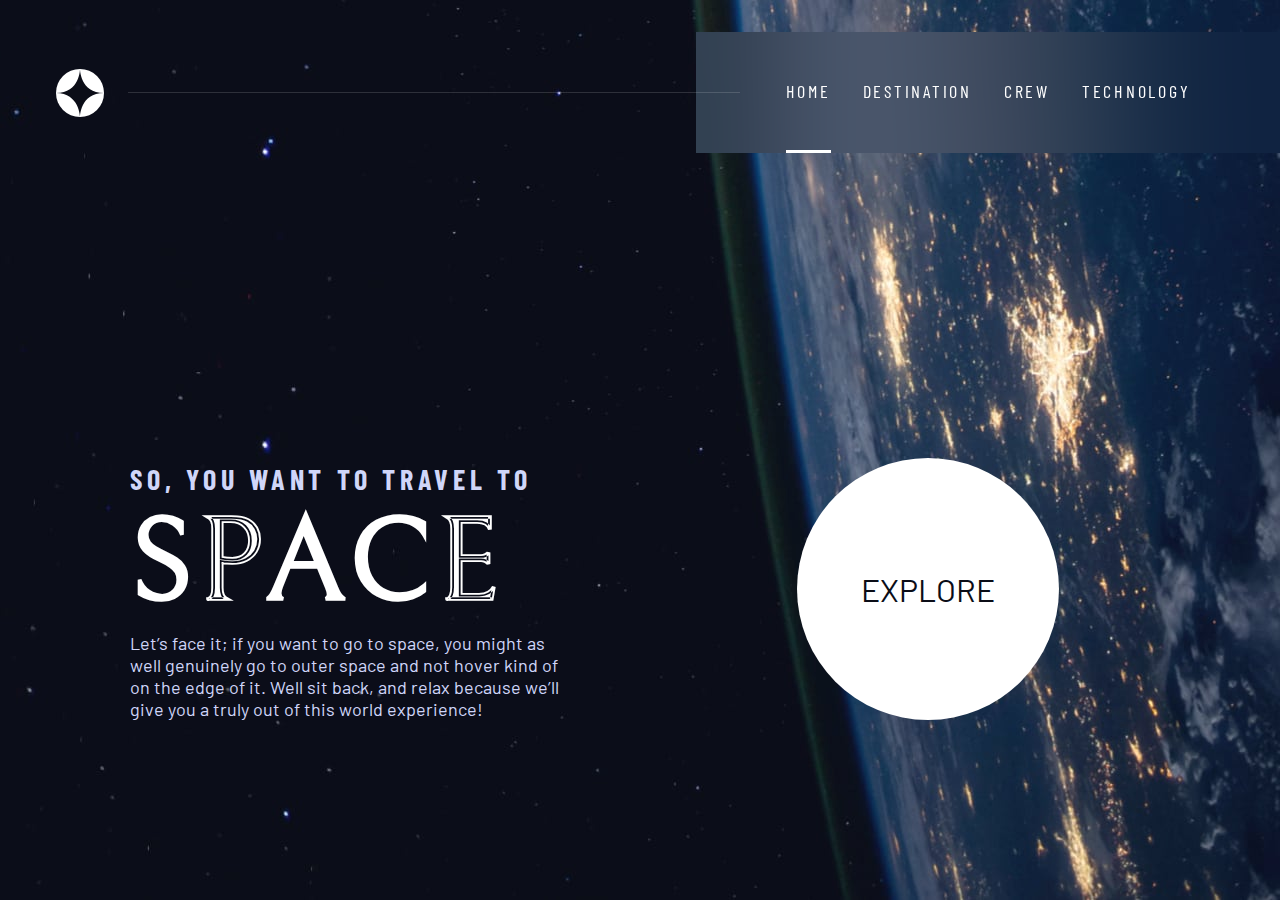
<file: index.html>
<!DOCTYPE html>
<html lang="en">

<head>
    <meta charset="UTF-8">
    <meta http-equiv="X-UA-Compatible" content="IE=edge">
    <meta name="viewport" content="width=device-width, initial-scale=1.0">
    <link rel="stylesheet" href="https://cdnjs.cloudflare.com/ajax/libs/font-awesome/6.4.0/css/all.min.css"
        integrity="sha512-iecdLmaskl7CVkqkXNQ/ZH/XLlvWZOJyj7Yy7tcenmpD1ypASozpmT/E0iPtmFIB46ZmdtAc9eNBvH0H/ZpiBw=="
        crossorigin="anonymous" referrerpolicy="no-referrer" />
    <link rel="stylesheet" href="assets/styles/main.css">
    <title>Space Tourism Website</title>
</head>

<body class="home">
    <header class="header header-primary flex">
        <div>
            <a href="index.html"><img src="assets/images/logo.svg" alt="logo" class="header__logo"></a>
        </div>
        <button class="menu text-white" onclick="showMenu()"><i class="fa-solid fa-bars"></i></button>
        <nav>
            <ul class="navigation-primary underline flex">
                <li class="active"><a href="index.html"
                        class="uppercase ff-barlow-cond text-white letter-spacing-2"><span>00</span>Home</a>
                </li>
                <li><a href="destination-moon.html"
                        class="uppercase ff-barlow-cond text-white letter-spacing-2"><span>01</span>DESTINATION</a></li>
                <li><a href="crew-hurley.html"
                        class="uppercase ff-barlow-cond text-white letter-spacing-2"><span>02</span>CREW</a></li>
                <li><a href="technology.html"
                        class="uppercase ff-barlow-cond text-white letter-spacing-2"><span>03</span>TECHNOLOGY</a></li>
            </ul>
        </nav>
        <ul class="navigation-primary navigation-primary--mobile underline flex">
            <button class="close" onclick="showMenu()"><i class="fa-solid fa-xmark"></i></button>
            <li class="active" onclick="showMenu()"><a href="index.html"
                    class="uppercase ff-barlow-cond text-white letter-spacing-2"><span
                        aria-hidden="true">00</span>Home</a>
            </li>
            <li onclick="showMenu()"><a href="destination-moon.html"
                    class="uppercase ff-barlow-cond text-white letter-spacing-2"><span
                        aria-hidden="true">01</span>DESTINATION</a></li>
            <li onclick="showMenu()"><a href="crew-hurley.html"
                    class="uppercase ff-barlow-cond text-white letter-spacing-2"><span
                        aria-hidden="true">02</span>CREW</a>
            </li>
            <li onclick="showMenu()"><a href="technology.html"
                    class="uppercase ff-barlow-cond text-white letter-spacing-2"><span
                        aria-hidden="true">03</span>TECHNOLOGY</a></li>
        </ul>
    </header>

    <main class="container-grid container-grid--home">
        <div>
            <h1 class="text-light space ff-barlow-cond uppercase fs-h5 letter-spacing-1">SO, YOU WANT TO TRAVEL TO
                <span class="ff-belle fs-h1 text-white">SPACE</span>
            </h1>
            <p class="text-light">Let’s face it; if you want to go to space, you might as well genuinely go to outer
                space and not hover
                kind
                of on the edge of it. Well sit back, and relax because we’ll give you a truly out of this world
                experience!
            </p>
        </div>
        <div>
            <button class="destination__img" data-value="-60">
                <a href="destination-moon.html" class="button button--large uppercase text-dark bg-white">Explore</a>
            </button>
        </div>
    </main>

    <script src="js/main.js"></script>
</body>

</html>
</file>
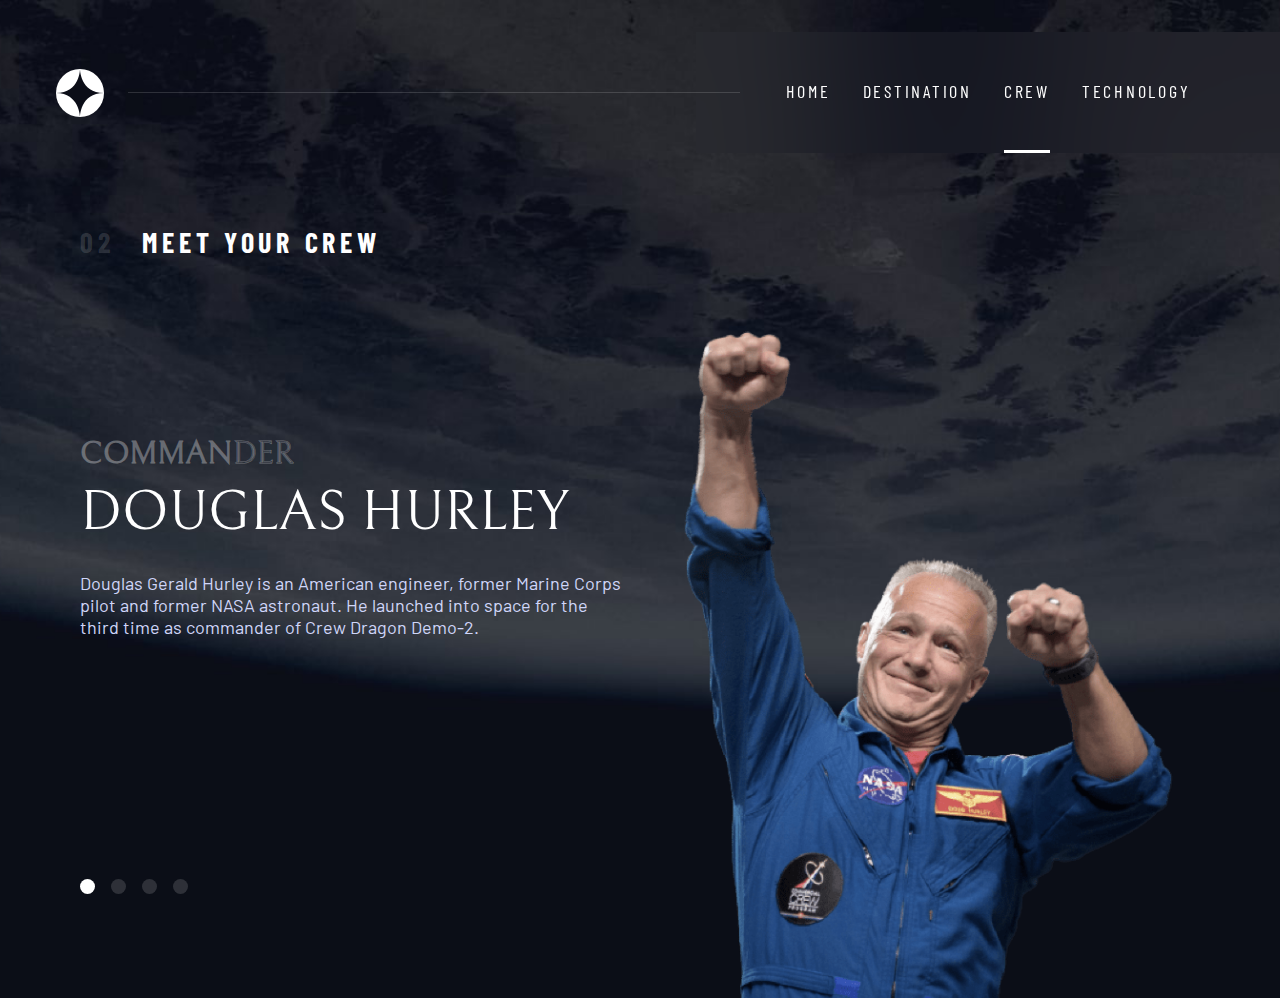
<file: crew-hurley.html>
<!DOCTYPE html>
<html lang="en">

<head>
    <meta charset="UTF-8">
    <meta http-equiv="X-UA-Compatible" content="IE=edge">
    <meta name="viewport" content="width=device-width, initial-scale=1.0">
    <link rel="stylesheet" href="https://cdnjs.cloudflare.com/ajax/libs/font-awesome/6.4.0/css/all.min.css"
        integrity="sha512-iecdLmaskl7CVkqkXNQ/ZH/XLlvWZOJyj7Yy7tcenmpD1ypASozpmT/E0iPtmFIB46ZmdtAc9eNBvH0H/ZpiBw=="
        crossorigin="anonymous" referrerpolicy="no-referrer" />
    <link rel="stylesheet" href="assets/styles/main.css">
    <title>Space Tourism Website</title>
</head>

<body class="crew">
    <header class="header header-primary flex">
        <div>
            <a href="index.html"><img src="assets/images/logo.svg" alt="logo" class="header__logo"></a>
        </div>
        <button class="menu text-white" onclick="showMenu()"><i class="fa-solid fa-bars"></i></button>
        <nav>
            <ul class="navigation-primary underline flex">
                <li><a href="index.html"
                        class="uppercase ff-barlow-cond text-white letter-spacing-2"><span>00</span>Home</a>
                </li>
                <li><a href="destination-moon.html"
                        class="uppercase ff-barlow-cond text-white letter-spacing-2"><span>01</span>DESTINATION</a></li>
                <li class="active"><a href="crew-hurley.html"
                        class="uppercase ff-barlow-cond text-white letter-spacing-2"><span>02</span>CREW</a></li>
                <li><a href="technology.html"
                        class="uppercase ff-barlow-cond text-white letter-spacing-2"><span>03</span>TECHNOLOGY</a></li>
            </ul>
        </nav>
        <ul class="navigation-primary navigation-primary--mobile underline flex">
            <button class="close" onclick="showMenu()"><i class="fa-solid fa-xmark"></i></button>
            <li onclick="showMenu()"><a href="index.html"
                    class="uppercase ff-barlow-cond text-white letter-spacing-2"><span
                        aria-hidden="true">00</span>Home</a>
            </li>
            <li onclick="showMenu()"><a href="destination-moon.html"
                    class="uppercase ff-barlow-cond text-white letter-spacing-2"><span
                        aria-hidden="true">01</span>DESTINATION</a></li>
            <li class="active" onclick="showMenu()"><a href="crew-hurley.html"
                    class="uppercase ff-barlow-cond text-white letter-spacing-2"><span
                        aria-hidden="true">02</span>CREW</a>
            </li>
            <li onclick="showMenu()"><a href="technology.html"
                    class="uppercase ff-barlow-cond text-white letter-spacing-2"><span
                        aria-hidden="true">03</span>TECHNOLOGY</a></li>
        </ul>
    </header>

    <main class="container-grid container-grid--crew hurley ">
        <h1 class="numbered-title"><span>02</span>Meet your crew</h1>
        <div class="flex dots">
            <button aria-selected="true"><span class="none">hurley</span></button>
            <button aria-selected="false"><span class="none">mark</span></button>
            <button aria-selected="false"><span class="none">victor</span></button>
            <button aria-selected="false"><span class="none">ansari</span></button>
        </div>
        <div class="crew__info">
            <h2 class="fs-h4 ff-belle uppercase">Commander</h2>
            <p class="fs-h3 ff-belle uppercase">Douglas Hurley</p>
            <p class="text-light">Douglas Gerald Hurley is an American engineer, former Marine Corps pilot and former
                NASA astronaut. He
                launched into space for the third time as commander of Crew Dragon Demo-2.</p>
        </div>

        <img src="assets/images/image-douglas-hurley.png" alt="img" class="destination__img" data-value="60">
    </main>

    <main class="container-grid container-grid--crew mark hidden">
        <h1 class="numbered-title"><span>02</span>Meet your crew</h1>
        <div class="flex dots">
            <button aria-selected="false"><span class="none">hurley</span></button>
            <button aria-selected="true"><span class="none">mark</span></button>
            <button aria-selected="false"><span class="none">victor</span></button>
            <button aria-selected="false"><span class="none">ansari</span></button>
        </div>
        <div class="crew__info">
            <h2 class="fs-h4 ff-belle uppercase">Mission Specialist </h2>
            <p class="fs-h3 ff-belle text-light uppercase">MARK SHUTTLEWORTH</p>
            <p class="text-light">Mark Richard Shuttleworth is the founder and CEO of Canonical, the company behind the
                Linux-based Ubuntu
                operating system. Shuttleworth became the first South African to travel to space as a space tourist.</p>
        </div>

        <img src="assets/images/image-mark-shuttleworth.png" alt="img" class="destination__img" data-value="60">
    </main>

    <main class="container-grid container-grid--crew victor hidden">
        <h1 class="numbered-title"><span>02</span>Meet your crew</h1>
        <div class="flex dots">
            <button aria-selected="false"><span class="none">hurley</span></button>
            <button aria-selected="false"><span class="none">mark</span></button>
            <button aria-selected="true"><span class="none">victor</span></button>
            <button aria-selected="false"><span class="none">ansari</span></button>
        </div>
        <div class="crew__info">
            <h2 class="fs-h4 ff-belle uppercase">PILOT</h2>
            <p class="fs-h3 ff-belle uppercase">Victor Glover</p>
            <p class="text-light">Pilot on the first operational flight of the SpaceX Crew Dragon to the International
                Space Station.
                Glover is a commander in the U.S. Navy where he pilots an F/A-18.He was a crew member of Expedition 64,
                and served as a station systems flight engineer. </p>
        </div>

        <img src="assets/images/image-victor-glover.png" alt="img" class="destination__img" data-value="60">
    </main>

    <main class="container-grid container-grid--crew ansari hidden">
        <h1 class="numbered-title"><span>02</span>Meet your crew</h1>
        <div class="flex dots">
            <button aria-selected="false"><span class="none">hurley</span></button>
            <button aria-selected="false"><span class="none">mark</span></button>
            <button aria-selected="false"><span class="none">victor</span></button>
            <button aria-selected="true"><span class="none">ansari</span></button>
        </div>
        <div class="crew__info">
            <h2 class="fs-h4 ff-belle uppercase">Flight Engineer</h2>
            <p class="fs-h3 ff-belle uppercase">Anousheh Ansari</p>
            <p class="text-light">Anousheh Ansari is an Iranian American engineer and co-founder of Prodea Systems.
                Ansari was the fourth
                self-funded space tourist, the first self-funded woman to fly to the ISS, and the first Iranian in
                space. </p>
        </div>

        <img src="assets/images/image-anousheh-ansari.png" alt="img" class="destination__img" data-value="60">
    </main>

    <script src="js/main.js"></script>
    <script src="js/crew.js"></script>
</body>

</html>
</file>
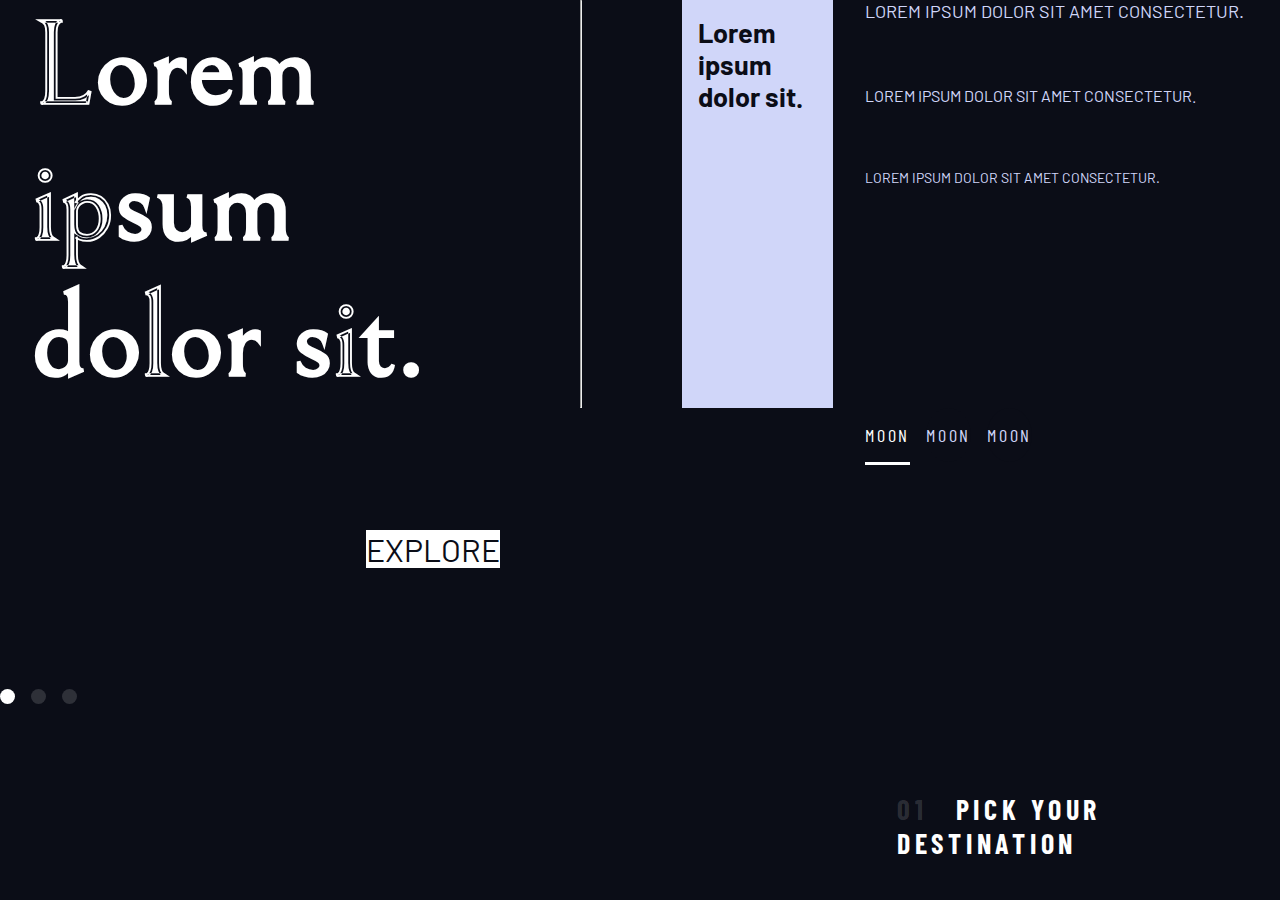
<file: desgin.html>
<!DOCTYPE html>
<html lang="en">

<head>
    <meta charset="UTF-8">
    <meta http-equiv="X-UA-Compatible" content="IE=edge">
    <meta name="viewport" content="width=device-width, initial-scale=1.0">
    <link rel="stylesheet" href="assets/styles/main.css">
    <title>Document</title>
</head>

<body>
    <div class="container flex flow" style="--gap:100px">
        <h1 class="fs-h1 ff-belle">Lorem ipsum dolor sit.</h1>
        <hr>
        <h2 class="bg-light text-dark" style="padding: 1rem;">Lorem ipsum dolor sit.</h2>
    </div>
    <div class="flex flex-col" style="--gap: 4rem">
        <p class="text-light uppercase fs-text--big">Lorem ipsum dolor sit amet consectetur.</p>
        <p class="text-light uppercase fs-text">Lorem ipsum dolor sit amet consectetur.</p>
        <p class="text-light uppercase fs-text--small ">Lorem ipsum dolor sit amet consectetur.</p>
    </div>
    <h2 class="numbered-title"><span>01</span>Pick your destination</h2>

    <button>
        <a href="#" class="button-large uppercase text-dark bg-white fs-h4">Explore</a>
    </button>


    <ul class="navigation-primary underline flex" style="padding-bottom: 3rem;">
        <li class="active"><a href="#" class="uppercase text-white letter-spacing-2"><span>00</span>Active</a></li>
        <li><a href="#" class="uppercase text-white letter-spacing-2"><span>00</span>Home</a></li>
        <li><a href="#" class="uppercase text-white letter-spacing-2"><span>00</span>About</a></li>
    </ul>

    <div class="flex underline" style="padding-bottom: 3rem;">
        <button aria-selected="true" class="text-light uppercase ff-barlow-cond bg-dark letter-spacing-2">Moon</button>
        <button aria-selected="false" class="text-light uppercase ff-barlow-cond bg-dark letter-spacing-2">Moon</button>
        <button aria-selected="false" class="text-light uppercase ff-barlow-cond bg-dark letter-spacing-2">Moon</button>
    </div>

    <div class="flex dots" style="margin-bottom: 3rem;">
        <button aria-selected="true"></button>
        <button aria-selected="false"></button>
        <button aria-selected="false"></button>
    </div>

    <!-- Numbers -->
</body>

</html>
</file>
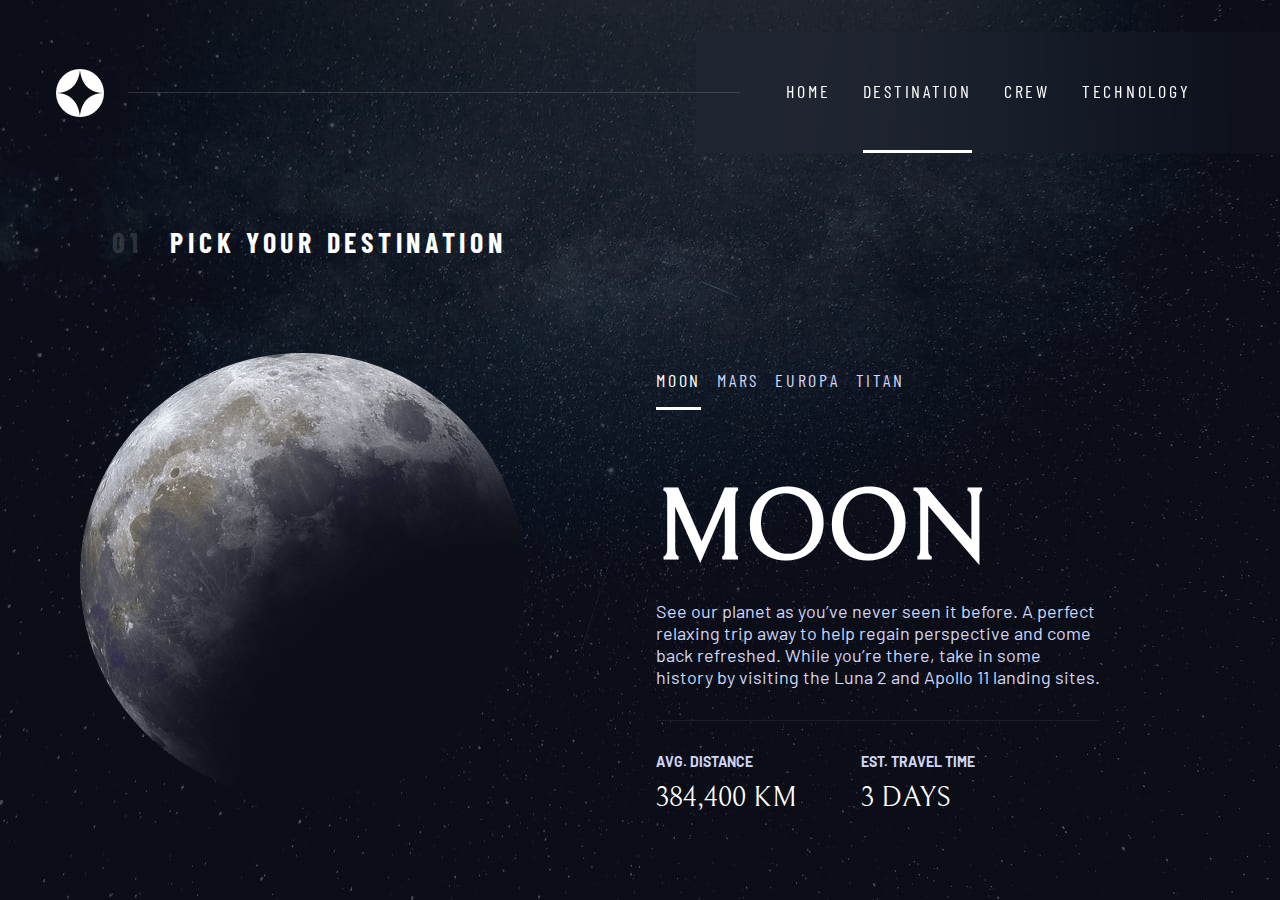
<file: destination-moon.html>
<!DOCTYPE html>
<html lang="en">

<head>
    <meta charset="UTF-8">
    <meta http-equiv="X-UA-Compatible" content="IE=edge">
    <meta name="viewport" content="width=device-width, initial-scale=1.0">
    <link rel="stylesheet" href="https://cdnjs.cloudflare.com/ajax/libs/font-awesome/6.4.0/css/all.min.css"
        integrity="sha512-iecdLmaskl7CVkqkXNQ/ZH/XLlvWZOJyj7Yy7tcenmpD1ypASozpmT/E0iPtmFIB46ZmdtAc9eNBvH0H/ZpiBw=="
        crossorigin="anonymous" referrerpolicy="no-referrer" />
    <link rel="stylesheet" href="assets/styles/main.css">
    <title>Space Tourism Website</title>
</head>

<body class="destination">
    <header class="header header-primary flex">
        <div>
            <a href="index.html"><img src="assets/images/logo.svg" alt="logo" class="header__logo"></a>
        </div>
        <button class="menu text-white" onclick="showMenu()"><i class="fa-solid fa-bars"></i></button>
        <nav>
            <ul class="navigation-primary underline flex">
                <li><a href="index.html"
                        class="uppercase ff-barlow-cond text-white letter-spacing-2"><span>00</span>Home</a>
                </li>
                <li class="active"><a href="destination-moon.html"
                        class="uppercase ff-barlow-cond text-white letter-spacing-2"><span>01</span>DESTINATION</a></li>
                <li><a href="crew-hurley.html"
                        class="uppercase ff-barlow-cond text-white letter-spacing-2"><span>02</span>CREW</a></li>
                <li><a href="technology.html"
                        class="uppercase ff-barlow-cond text-white letter-spacing-2"><span>03</span>TECHNOLOGY</a></li>
            </ul>
        </nav>
        <ul class="navigation-primary navigation-primary--mobile underline flex">
            <button class="close" onclick="showMenu()"><i class="fa-solid fa-xmark"></i></button>
            <li onclick="showMenu()"><a href="index.html"
                    class="uppercase ff-barlow-cond text-white letter-spacing-2"><span
                        aria-hidden="true">00</span>Home</a>
            </li>
            <li class="active" onclick="showMenu()"><a href="destination-moon.html"
                    class="uppercase ff-barlow-cond text-white letter-spacing-2"><span
                        aria-hidden="true">01</span>DESTINATION</a></li>
            <li onclick="showMenu()"><a href="crew-hurley.html"
                    class="uppercase ff-barlow-cond text-white letter-spacing-2"><span
                        aria-hidden="true">02</span>CREW</a>
            </li>
            <li onclick="showMenu()"><a href="technology.html"
                    class="uppercase ff-barlow-cond text-white letter-spacing-2"><span
                        aria-hidden="true">03</span>TECHNOLOGY</a></li>
        </ul>
    </header>

    <main class="container-grid container-grid--destination moon ">
        <h1 class="numbered-title"><span>01</span>Pick your destination</h1>

        <img src="assets/images/image-moon.png" alt="moon" class="destination__img" data-value="-50">

        <div class="flex underline tab-list">
            <button aria-selected="true" class="text-light uppercase ff-barlow-cond letter-spacing-2">Moon</button>
            <button aria-selected="false" class="text-light uppercase ff-barlow-cond letter-spacing-2">Mars</button>
            <button aria-selected="false" class="text-light uppercase ff-barlow-cond letter-spacing-2">Europa</button>
            <button aria-selected="false" class="text-light uppercase ff-barlow-cond letter-spacing-2">Titan</button>
        </div>

        <div class="description">
            <h2 class="fs-h2 uppercase ff-belle">MOON</h2>

            <p class="text-light">See our planet as you’ve never seen it before. A perfect relaxing trip away to help
                regain perspective
                and
                come back refreshed. While you’re there, take in some history by visiting the Luna 2 and Apollo 11
                landing
                sites.</p>
            <div class="flex description__meta">
                <div>
                    <h3 class="text-light uppercase fs-text--small">AVG. DISTANCE</h3>
                    <p class="ff-belle uppercase">384,400 km</p>
                </div>

                <div>
                    <h3 class="text-light uppercase fs-text--small">Est. travel time</h3>
                    <p class="ff-belle uppercase">3 days</p>
                </div>
            </div>

        </div>

    </main>

    <main class="container-grid container-grid--destination mars hidden">
        <h1 class="numbered-title"><span>01</span>Pick your destination</h1>

        <img src="assets/images/image-mars.png" alt="mars" class="destination__img" data-value="-50">

        <div class="flex underline tab-list">
            <button aria-selected="false" class="text-light uppercase ff-barlow-cond letter-spacing-2">Moon</button>
            <button aria-selected="true" class="text-light uppercase ff-barlow-cond letter-spacing-2">Mars</button>
            <button aria-selected="false" class="text-light uppercase ff-barlow-cond letter-spacing-2">Europa</button>
            <button aria-selected="false" class="text-light uppercase ff-barlow-cond letter-spacing-2">Titan</button>
        </div>

        <div class="description">
            <h2 class="fs-h2 uppercase ff-belle">MARS</h2>

            <p class="text-light">Don’t forget to pack your hiking boots. You’ll need them to tackle Olympus Mons, the
                tallest planetary
                mountain in our solar system. It’s two and a half times the size of Everest!</p>
            <div class="flex description__meta">
                <div>
                    <h3 class="text-light uppercase fs-text--small">AVG. DISTANCE</h3>
                    <p class="ff-belle uppercase">225 MIL. km</p>
                </div>

                <div>
                    <h3 class="text-light uppercase fs-text--small">Est. travel time</h3>
                    <p class="ff-belle uppercase">9 months</p>
                </div>
            </div>

        </div>

    </main>

    <main class="container-grid container-grid--destination europa hidden">
        <h1 class="numbered-title"><span>01</span>Pick your destination</h1>

        <img src="assets/images/image-europa.png" alt="europa" class="destination__img" data-value="-50">

        <div class="flex underline tab-list">
            <button aria-selected="false" class="text-light uppercase ff-barlow-cond letter-spacing-2">Moon</button>
            <button aria-selected="false" class="text-light uppercase ff-barlow-cond letter-spacing-2">Mars</button>
            <button aria-selected="true" class="text-light uppercase ff-barlow-cond letter-spacing-2">Europa</button>
            <button aria-selected="false" class="text-light uppercase ff-barlow-cond letter-spacing-2">Titan</button>
        </div>

        <div class="description">
            <h2 class="fs-h2 uppercase ff-belle">EUROPA</h2>

            <p class="text-light">The smallest of the four Galilean moons orbiting Jupiter, Europa is a winter lover’s
                dream. With an icy
                surface, it’s perfect for a bit of ice skating, curling, hockey, or simple relaxation in your snug
                wintery cabin.</p>
            <div class="flex description__meta">
                <div>
                    <h3 class="text-light uppercase fs-text--small">AVG. DISTANCE</h3>
                    <p class="ff-belle uppercase">628 MIL. km</p>
                </div>

                <div>
                    <h3 class="text-light uppercase fs-text--small">Est. travel time</h3>
                    <p class="ff-belle uppercase">3 years</p>
                </div>
            </div>

        </div>

    </main>

    <main class="container-grid container-grid--destination titan hidden">
        <h1 class="numbered-title"><span>01</span>Pick your destination</h1>

        <img src="assets/images/image-titan.png" alt="titan" class="destination__img" data-value="-50">

        <div class="flex underline tab-list">
            <button aria-selected="false" class="text-light uppercase ff-barlow-cond letter-spacing-2">Moon</button>
            <button aria-selected="false" class="text-light uppercase ff-barlow-cond letter-spacing-2">Mars</button>
            <button aria-selected="false" class="text-light uppercase ff-barlow-cond letter-spacing-2">Europa</button>
            <button aria-selected="true" class="text-light uppercase ff-barlow-cond letter-spacing-2">Titan</button>
        </div>

        <div class="description">
            <h2 class="fs-h2 uppercase ff-belle">TITAN</h2>

            <p class="text-light">The only moon known to have a dense atmosphere other than Earth, Titan is a home away
                from home (just a
                few hundred degrees colder!). As a bonus, you get striking views of the Rings of Saturn.</p>
            <div class="flex description__meta">
                <div>
                    <h3 class="text-light uppercase fs-text--small">AVG. DISTANCE</h3>
                    <p class="ff-belle uppercase">1.6 BIL. km</p>
                </div>

                <div>
                    <h3 class="text-light uppercase fs-text--small">Est. travel time</h3>
                    <p class="ff-belle uppercase">7 years</p>
                </div>
            </div>

        </div>

    </main>

    <script src="js/main.js"></script>
    <script src="js/destination.js"></script>
</body>

</html>
</file>
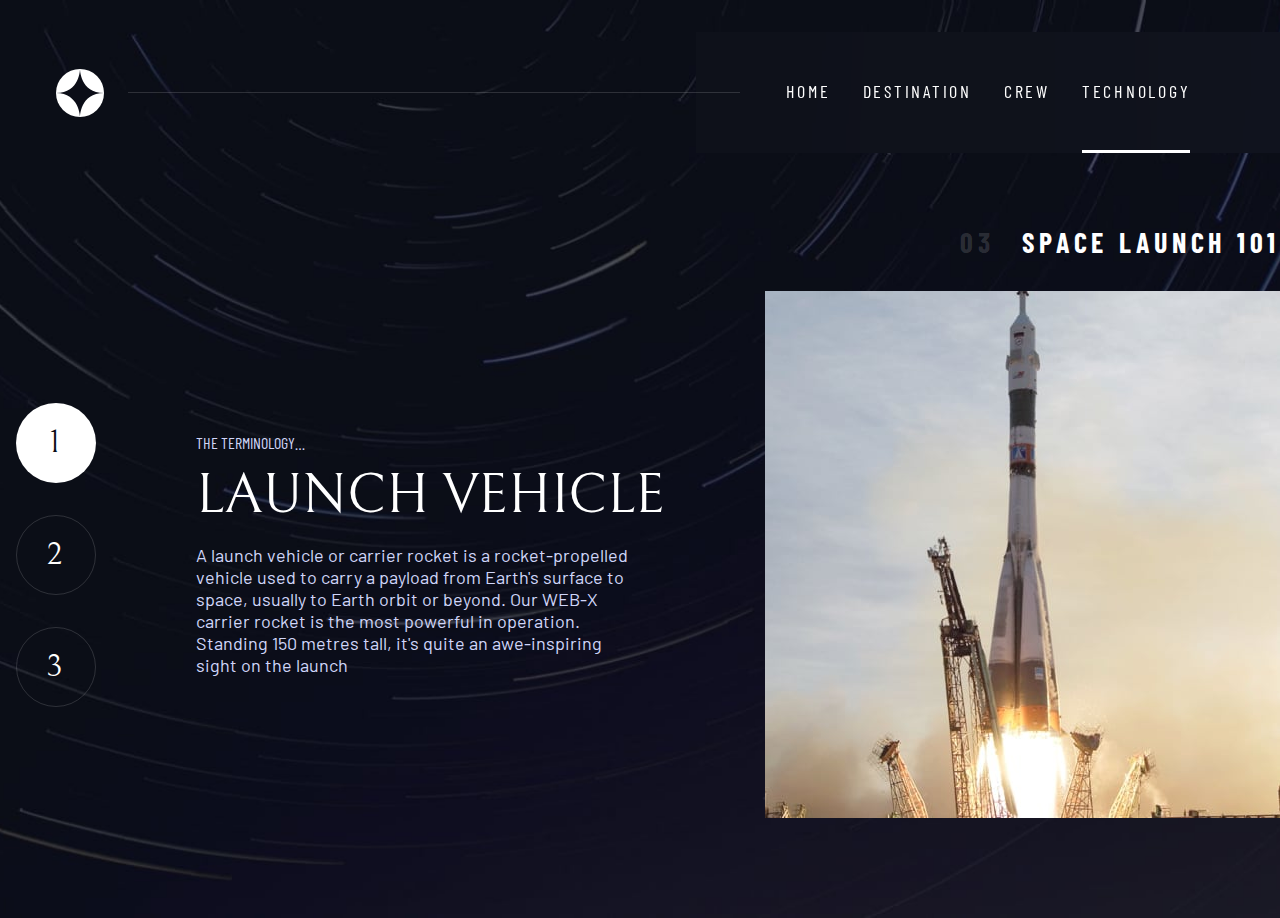
<file: technology.html>
<!DOCTYPE html>
<html lang="en">

<head>
    <meta charset="UTF-8">
    <meta http-equiv="X-UA-Compatible" content="IE=edge">
    <meta name="viewport" content="width=device-width, initial-scale=1.0">
    <link rel="stylesheet" href="https://cdnjs.cloudflare.com/ajax/libs/font-awesome/6.4.0/css/all.min.css"
        integrity="sha512-iecdLmaskl7CVkqkXNQ/ZH/XLlvWZOJyj7Yy7tcenmpD1ypASozpmT/E0iPtmFIB46ZmdtAc9eNBvH0H/ZpiBw=="
        crossorigin="anonymous" referrerpolicy="no-referrer" />
    <link rel="stylesheet" href="assets/styles/main.css">
    <title>Space Tourism Website</title>
</head>

<body class="tech">
    <header class="header header-primary flex">
        <div>
            <a href="index.html"><img src="assets/images/logo.svg" alt="logo" class="header__logo"></a>
        </div>
        <button class="menu text-white" onclick="showMenu()"><i class="fa-solid fa-bars"></i></button>
        <nav>
            <ul class="navigation-primary underline flex">
                <li><a href="index.html"
                        class="uppercase ff-barlow-cond text-white letter-spacing-2"><span>00</span>Home</a>
                </li>
                <li><a href="destination-moon.html"
                        class="uppercase ff-barlow-cond text-white letter-spacing-2"><span>01</span>DESTINATION</a></li>
                <li><a href="crew-hurley.html"
                        class="uppercase ff-barlow-cond text-white letter-spacing-2"><span>02</span>CREW</a></li>
                <li class="active"><a href="technology.html"
                        class="uppercase ff-barlow-cond text-white letter-spacing-2"><span>03</span>TECHNOLOGY</a></li>
            </ul>
        </nav>
        <ul class="navigation-primary navigation-primary--mobile underline flex">
            <button class="close" onclick="showMenu()"><i class="fa-solid fa-xmark"></i></button>
            <li onclick="showMenu()"><a href="index.html"
                    class="uppercase ff-barlow-cond text-white letter-spacing-2"><span
                        aria-hidden="true">00</span>Home</a>
            </li>
            <li onclick="showMenu()"><a href="destination-moon.html"
                    class="uppercase ff-barlow-cond text-white letter-spacing-2"><span
                        aria-hidden="true">01</span>DESTINATION</a></li>
            <li onclick="showMenu()"><a href="crew-hurley.html"
                    class="uppercase ff-barlow-cond text-white letter-spacing-2"><span
                        aria-hidden="true">02</span>CREW</a>
            </li>
            <li class="active" onclick="showMenu()"><a href="technology.html"
                    class="uppercase ff-barlow-cond text-white letter-spacing-2"><span
                        aria-hidden="true">03</span>TECHNOLOGY</a></li>
        </ul>
    </header>

    <main class="tech__container launch ">
        <h1 class="numbered-title"><span>03</span>SPACE LAUNCH 101</h1>
        <div class="container--flex">

            <img src="assets/images/image-launch-vehicle-landscape.jpg" alt="img" class="mobile tech__img"
                data-rotate="100">
            <img src="assets/images/image-launch-vehicle-portrait.jpg" alt="img" class="desktop tech__img order-3"
                data-rotate="60">

            <div class="flex tech__buttons order-1">
                <button aria-selected="true" class="tech__button ff-belle letter-spacing-3">1</button>
                <button aria-selected="false" class="tech__button ff-belle letter-spacing-3">2</button>
                <button aria-selected="false" class="tech__button ff-belle letter-spacing-3">3</button>
            </div>

            <div class="tech__info order-2">
                <p class="fs-text ff-barlow-cond uppercase text-light">THE TERMINOLOGY…
                </p>
                <p class="fs-h3 ff-belle uppercase ">LAUNCH VEHICLE</p>
                <p class="text-light ">A launch vehicle or carrier rocket is a
                    rocket-propelled vehicle used to carry a
                    payload from Earth's
                    surface to space, usually to Earth orbit or beyond. Our WEB-X carrier rocket is the most powerful in
                    operation. Standing 150 metres tall, it's quite an awe-inspiring sight on the launch</p>
            </div>
        </div>

    </main>

    <main class="tech__container spaceport hidden">
        <h1 class="numbered-title"><span>03</span>SPACE LAUNCH 101</h1>
        <div class="container--flex">

            <img src="assets/images/image-spaceport-landscape.jpg" alt="img" class="mobile">
            <img src="assets/images/image-spaceport-portrait.jpg" alt="img" class="desktop order-3">

            <div class="flex tech__buttons order-1">
                <button aria-selected="false" class="tech__button ff-belle letter-spacing-3">1</button>
                <button aria-selected="true" class="tech__button ff-belle letter-spacing-3">2</button>
                <button aria-selected="false" class="tech__button ff-belle letter-spacing-3">3</button>
            </div>

            <div class="tech__info order-2">
                <p class="fs-text ff-barlow-cond uppercase text-light">THE TERMINOLOGY…</p>
                <p class="fs-h3 ff-belle uppercase">SPACEPORT</p>
                <p class="text-light">A spaceport or cosmodrome is a site for launching (or receiving) spacecraft, by
                    analogy to the
                    seaport for ships or airport for aircraft. Based in the famous Cape Canaveral, our spaceport is
                    ideally situated to take advantage of the Earth’s rotation for launch.</p>
            </div>
        </div>

    </main>

    <main class="tech__container capsule hidden">
        <h1 class="numbered-title"><span>03</span>SPACE LAUNCH 101</h1>
        <div class="container--flex">

            <img src="assets/images/image-space-capsule-landscape.jpg" alt="img" class="mobile">
            <img src="assets/images/image-space-capsule-portrait.jpg" alt="img" class="desktop order-3">

            <div class="flex tech__buttons order-1">
                <button aria-selected="false" class="tech__button ff-belle letter-spacing-3">1</button>
                <button aria-selected="false" class="tech__button ff-belle letter-spacing-3">2</button>
                <button aria-selected="true" class="tech__button ff-belle letter-spacing-3">3</button>
            </div>

            <div class="tech__info order-2">
                <p class="fs-text ff-barlow-cond uppercase text-light">THE TERMINOLOGY…</p>
                <p class="fs-h3 ff-belle uppercase">SPACE CAPSULE</p>
                <p class="text-light">A space capsule is an often-crewed spacecraft that uses a blunt-body reentry
                    capsule to reenter the
                    Earth's atmosphere without wings. Our capsule is where you'll spend your time during the flight. It
                    includes a space gym, cinema, and plenty of other activities to keep you entertained.</p>
            </div>
        </div>

    </main>

    <script src="js/main.js"></script>
    <script src="js/tech.js"></script>
</body>

</html>
</file>
<file: assets/styles/main.css>
@import url("https://fonts.googleapis.com/css2?family=Bellefair&display=swap");
@import url("https://fonts.googleapis.com/css2?family=Barlow&display=swap");
@import url("https://fonts.googleapis.com/css2?family=Barlow+Condensed&display=swap");
*,
*::after,
*::before {
  padding: 0;
  margin: 0;
  box-sizing: border-box;
  scroll-behavior: smooth;
}

body {
  min-height: 100vh;
  font-family: var(--ff-barlow-norm);
  font-size: var(--fs-text-big);
  color: var(--clr-white);
  background-color: var(--clr-dark);
  display: grid;
  grid-template-rows: min-content 1fr;
}

h1,
h2,
h3,
h4,
h5,
h6,
p {
  font-weight: 400px;
}

img,
picture {
  max-width: 100%;
  display: block;
}

input,
button,
textarea,
select {
  font: inherit;
  border: none;
  outline: none;
  resize: none;
  background: transparent;
}

a {
  text-decoration: none;
}

ul {
  list-style: none;
}

:root {
  --clr-dark: #0b0d17;
  --clr-light: #d0d6f9;
  --clr-white: #fff;
  --fs-h1: clamp(80px, 8vw + 1rem, 150px);
  --fs-h2: 56px;
  --fs-h3: 24px;
  --fs-h4: 16px;
  --fs-h5: 16px;
  --fs-text-big: 15px;
  --fs-text: 16px;
  --fs-text-small: 14px;
  --ff-belle: "Bellefair", serif;
  --ff-barlow-cond: "Barlow Condensed", sans-serif;
  --ff-barlow-norm: "Barlow", sans-serif;
  --transition: all 0.3s ease;
}

@media (min-width: 576px) {
  :root {
    --fs-h2: 80px;
    --fs-h3: 40px;
    --fs-h4: 24px;
    --fs-h5: 20px;
    --fs-text-big: 16px;
  }
}
@media (min-width: 768px) {
  :root {
    --fs-h2: 100px;
    --fs-h3: 56px;
    --fs-h4: 32px;
    --fs-h5: 28px;
    --fs-text-big: 18px;
    --fs-text: 16px;
    --fs-text-small: 14px;
  }
}
.flex {
  display: flex;
  gap: var(--gap, 1rem);
}

.grid {
  display: grid;
  gap: var(--gap, 1rem);
}

.flex-col {
  gap: var(--gap, 1rem);
  flex-direction: column;
}

.container {
  padding-inline: 2rem;
  max-width: 1280px;
  margin-inline: auto;
}
.container-grid {
  display: grid;
  text-align: center;
  place-items: center;
  padding-inline: 1rem;
}
.container-grid p {
  max-width: 444px;
}
.container-grid--destination {
  padding-bottom: 58px;
  row-gap: 24px;
  grid-template-areas: "title" "image" "tabs" "description";
}
.container-grid--destination > img {
  grid-area: image;
  max-width: 60%;
}
.container-grid--destination .tab-list {
  grid-area: tabs;
}
.container-grid--destination .description {
  grid-area: description;
}
.container-grid--destination .description__meta {
  flex-direction: column;
  gap: 2rem;
  padding-top: 2rem;
  margin-top: 2rem;
  border-top: 1px solid rgba(255, 255, 255, 0.062745098);
}
.container-grid--destination .description__meta h3 {
  margin-bottom: 12px;
}
.container-grid--destination .description__meta p {
  font-size: 28px;
}
.container-grid--crew {
  padding-bottom: 100px;
  row-gap: 32px;
  grid-template-areas: "title" "image" "tabs" "description";
}
.container-grid--crew > img {
  grid-area: image;
  max-width: 60%;
  border-bottom: 1px solid rgba(255, 255, 255, 0.062745098);
}
.container-grid--crew .dots {
  grid-area: tabs;
}
.container-grid--crew .crew__info {
  grid-area: description;
}
.container-grid--crew .crew__info h2 {
  margin-bottom: 8px;
}
.container-grid--crew .crew__info > p:last-child {
  margin-top: 16px !important;
}

@media (min-width: 768px) {
  .container-grid {
    text-align: left;
    gap: var(--grid-gap, 2rem);
    grid-template-columns: minmax(2rem, 1fr) repeat(2, minmax(0, 40rem)) minmax(2rem, 1fr);
  }
  .container-grid--home > *:first-child {
    grid-column: 2;
  }
  .container-grid--home > *:last-child {
    grid-column: 3;
  }
  .container-grid--home {
    align-items: flex-end;
    padding-bottom: max(130px, 20vh);
  }
  .container-grid--destination {
    justify-items: start;
    align-items: flex-start;
    grid-template-areas: ". title title ." ". image tabs ." ". image description .";
  }
  .container-grid--destination .description h2 {
    padding-bottom: 14px;
  }
  .container-grid--destination .description__meta {
    justify-content: flex-start;
  }
}
.none {
  position: absolute;
  width: 1px;
  height: 1px;
  padding: 0;
  margin: -1px;
  overflow: hidden;
  clip: rect(0, 0, 0, 0);
  white-space: nowrap;
  border: 0;
}

.tab-list > * {
  background: none;
}

.bg-dark {
  background-color: var(--clr-dark);
}

.bg-light {
  background-color: var(--clr-light);
}

.bg-white {
  background-color: var(--clr-white);
}

.text-white {
  color: var(--clr-white);
}

.text-dark {
  color: var(--clr-dark);
}

.text-light {
  color: var(--clr-light);
}

.ff-belle {
  font-family: var(--ff-belle);
}

.ff-barlow-cond {
  font-family: var(--ff-barlow-cond);
}

.ff-barlow-norm {
  font-family: var(--ff-barlow-norm);
}

.uppercase {
  text-transform: uppercase;
}

.letter-spacing-1 {
  letter-spacing: 4.75px;
}

.letter-spacing-2 {
  letter-spacing: 2.75px;
}

.letter-spacing-3 {
  letter-spacing: 2.35px;
}

.fs-h1 {
  font-size: var(--fs-h1);
}

.fs-h2 {
  font-size: var(--fs-h2);
}

.fs-h3 {
  font-size: var(--fs-h3);
}

.fs-h4 {
  font-size: var(--fs-h4);
}

.fs-h5 {
  font-size: var(--fs-h5);
}

.fs-text {
  font-size: var(--fs-text);
}
.fs-text--big {
  font-size: var(--fs-text-big);
}
.fs-text--small {
  font-size: var(--fs-text-small);
}

.numbered-title {
  grid-area: title;
  font-family: var(--ff-barlow-cond);
  font-size: var(--fs-h5);
  text-transform: uppercase;
  letter-spacing: 4.72px;
}
.numbered-title span {
  font-weight: 700;
  margin-right: 28px;
  color: rgba(255, 255, 255, 0.1450980392);
}

button {
  border-radius: 50%;
}
button .button--large {
  font-size: 32px;
  position: relative;
  display: inline-grid;
  padding: 0 2em;
  aspect-ratio: 1/1;
  place-items: center;
  border-radius: 50%;
}
button .button--large:hover::after, button .button--large:focus::after {
  transform: scale(1.4);
  opacity: 1;
}
button .button--large::after {
  content: "";
  position: absolute;
  background: #979797;
  opacity: 0;
  width: 100%;
  height: 100%;
  border-radius: 50%;
  z-index: -1;
  transition: var(--transition);
}

@media (max-width: 576px) {
  .container-grid--home h1 {
    padding: 16px 0;
  }
  button .button--large {
    font-size: 20px;
    padding: 0 2em;
  }
  button .button--large:hover::after, button .button--large:focus::after {
    transform: scale(1.3);
  }
  .dots > * {
    width: 10px !important;
  }
}
.navigation-primary {
  display: none;
  gap: 5rem;
  background: rgba(255, 255, 255, 0.0156862745);
  -webkit-backdrop-filter: blur(81px);
          backdrop-filter: blur(81px);
}
.navigation-primary a span {
  font-weight: bold;
  margin-right: 8px;
}

.underline {
  align-items: flex-start;
}
.underline > * {
  cursor: pointer;
  padding: var(--underline-gap, 16px) 0;
  position: relative;
}
.underline > *::after {
  content: "";
  position: absolute;
  bottom: -3px;
  left: 0;
  width: 0;
  height: 3px;
  background: rgba(255, 255, 255, 0.1450980392);
  transition: var(--transition);
}
.underline > *:hover::after, .underline > *:focus::after {
  width: 100%;
}
.underline > *.active, .underline > *[aria-selected=true] {
  border-bottom: 3px solid var(--clr-white);
  border-radius: 0;
  color: var(--clr-white);
}
.underline > *.active::after, .underline > *[aria-selected=true]::after {
  content: none;
}

.dots > * {
  border: 0;
  cursor: pointer;
  border-radius: 50%;
  aspect-ratio: 1/1;
  background-color: rgba(255, 255, 255, 0.1450980392);
  width: 15px;
  transition: var(--transition);
}
.dots > *:hover {
  background-color: rgba(255, 255, 255, 0.3137254902);
}
.dots > *[aria-selected=true] {
  background-color: var(--clr-white);
}

.space span {
  display: block;
}

body {
  background-size: cover;
  background-position: bottom center;
}

.hidden {
  display: none;
}

.home {
  background-image: url("../images/background-home-mobile.jpg");
}

.destination {
  background-image: url("../images/background-destination-mobile.jpg");
}
.destination main img,
.destination main .description {
  animation: fade-up 0.5s ease;
}

@keyframes fade-up {
  0% {
    transform: translateY(50px) translateX(50px);
    opacity: 0;
  }
  100% {
    transform: translateY(0px) translateX(0px);
    opacity: 1;
  }
}
.crew {
  background-image: url("../images/background-crew-mobile.jpg");
}
.crew main img,
.crew .dots, .crew__info {
  animation: fade-up 0.5s ease;
}

.tech {
  background-image: url("../images/background-technology-mobile.jpg");
}
.tech main img, .tech__info {
  animation: fade-up 0.5s ease;
}

.header__logo {
  width: 40px;
  display: flex;
  flex: 1;
  cursor: pointer;
  margin: 1.5rem;
}
.header-primary {
  align-items: center;
  justify-content: space-between;
}
.header-primary nav .navigation-primary {
  display: none;
}
.header-primary .menu {
  cursor: pointer;
  margin-left: auto;
}
.header-primary .menu i {
  font-size: 24px;
}

.navigation-primary {
  gap: 5rem;
}
.navigation-primary a span {
  font-weight: bold;
  margin-right: 8px;
}
.navigation-primary--mobile {
  display: none;
  display: flex;
  flex-direction: column;
  padding: min(4.5rem, 20vh) 2rem;
  gap: 2rem;
  position: fixed;
  inset: 0 0 0 125%;
  opacity: 0;
  z-index: 10000;
  padding-bottom: 100px;
  transition: var(--transition);
}
.navigation-primary--mobile.open {
  inset: 0 0 0 25%;
  opacity: 1;
}
.navigation-primary--mobile .close {
  position: absolute;
  top: 30px;
  right: 27px;
  font-size: 25px;
  color: var(--clr-white);
}
.navigation-primary--mobile .close:hover::after {
  content: none;
}
.navigation-primary--mobile.underline > * {
  padding: 8px 0;
}
.navigation-primary--mobile.underline > *.active, .navigation-primary--mobile.underline > *[aria-selected=true] {
  border-bottom: 2px solid var(--clr-white);
}
.tech__button {
  width: 40px;
  height: 40px;
  display: flex;
  align-items: center;
  justify-content: center;
  border: 1px solid rgba(255, 255, 255, 0.1450980392);
  background: transparent;
  color: #fff;
  font-size: 16px;
  line-height: 18px;
  cursor: pointer;
  transition: var(--transition);
}
.tech__button:hover {
  border-color: #fff;
  background-color: var(--clr-white);
  color: var(--clr-dark);
}
.tech__button[aria-selected=true] {
  background: #fff;
  color: var(--clr-dark);
}
.tech__wrapper {
  display: flex;
  flex-direction: column;
  gap: 32px;
}
.tech__container h1 {
  text-align: center;
  margin-bottom: 32px;
}

.container--flex {
  padding-bottom: 80px;
  width: 100%;
  display: flex;
  flex-direction: column;
  gap: 32px;
  align-items: center;
}
.container--flex > * {
  margin: auto;
  text-align: center;
}
.container--flex > * + * {
  margin-inline: 24px;
}
.container--flex > img {
  max-width: 100%;
  -o-object-fit: contain;
     object-fit: contain;
}
.container--flex > img.desktop {
  display: none;
}
.container--flex .tech__info p:last-child {
  padding-top: 16px;
}

@media (min-width: 576px) {
  .home {
    background-image: url("../images/background-home-tablet.jpg");
    background-position: center center;
  }
  .destination {
    background-image: url("../images/background-destination-tablet.jpg");
    background-position: center center;
  }
  .destination__img {
    cursor: pointer;
  }
  .crew {
    background-image: url("../images/background-crew-tablet.jpg");
    background-position: center center;
  }
  .tech {
    background-image: url("../images/background-technology-tablet.jpg");
    background-position: center center;
  }
  .header__logo {
    width: 48px;
  }
  nav .navigation-primary {
    padding-inline: clamp(3rem, 7vw, 7rem);
    gap: 2rem;
  }
  nav .navigation-primary.underline > * {
    padding: 3rem 0;
  }
  nav .navigation-primary.underline > * a span {
    display: none;
  }
  .numbered-title {
    justify-self: start;
    margin-block: 40px;
    margin-left: 2rem;
  }
  .container-grid--destination > img {
    max-width: 90%;
  }
  .container-grid--destination .description h2 {
    padding-bottom: 8px;
  }
  .container-grid--destination .description__meta {
    flex-direction: row;
    justify-content: space-evenly;
  }
  .container-grid--crew {
    padding-bottom: 0px;
    row-gap: 32px;
    grid-template-areas: "title" "description" "tabs" "image";
  }
  .container-grid--crew > img {
    max-width: 60%;
    border-bottom: 0px;
  }
  .tech__button {
    width: 60px;
    height: 60px;
    font-size: 24px;
    line-height: 28px;
  }
  .tech__wrapper {
    gap: 32px;
  }
  .tech__wrapper h1 {
    text-align: left;
  }
  .tech__container h1 {
    text-align: left;
    margin-bottom: 32px;
  }
  .container--flex {
    padding-bottom: 100px;
    gap: 48px;
    align-items: center;
    justify-content: start;
  }
  .container--flex .tech__info p:last-child {
    max-width: 470px;
  }
}
@media (min-width: 640px) {
  nav .navigation-primary {
    display: flex;
  }
  .navigation-primary--mobile {
    display: none;
  }
  .header-primary nav .navigation-primary {
    display: flex;
  }
  .header-primary .menu {
    display: none;
  }
}
@media (min-width: 768px) {
  .home {
    background-image: url("../images/background-home-desktop.jpg");
    background-repeat: no-repeat;
  }
  .destination {
    background-image: url("../images/background-destination-desktop.jpg");
    background-repeat: no-repeat;
  }
  .crew {
    background-image: url("../images/background-crew-desktop.jpg");
    background-repeat: no-repeat;
  }
  .tech {
    background-image: url("../images/background-technology-desktop.jpg");
    background-repeat: no-repeat;
  }
  .header__logo {
    margin: 4rem 3.5rem;
  }
  .header-primary::before {
    content: "";
    position: relative;
    height: 1px;
    background: rgba(255, 255, 255, 0.1450980392);
    width: 100%;
    order: 1;
    margin-right: -60px;
    z-index: 2;
  }
  .header-primary nav {
    order: 2;
  }
  .navigation-primary {
    gap: 3rem;
    margin-block: 32px;
  }
  .navigation-primary.underline > * a span {
    display: inline;
  }
  .container-grid--destination .description h2 {
    padding-bottom: 14px;
  }
  .container-grid--destination .description__meta {
    gap: 4rem;
    justify-content: flex-start;
  }
  .container-grid--crew {
    padding-bottom: 0px;
    grid-template-areas: ". title title ." ". description image ." ". tabs image .";
  }
  .container-grid--crew > img {
    max-width: 90%;
  }
  .container-grid--crew p {
    max-width: 100%;
  }
  .container-grid--crew .numbered-title {
    margin-left: 0;
  }
  .container-grid--crew .dots,
  .container-grid--crew .crew__info {
    justify-self: flex-start;
  }
  .container-grid--crew .dots h2,
  .container-grid--crew .crew__info h2 {
    color: rgba(255, 255, 255, 0.3137254902);
  }
  .container-grid--crew .dots h2 + p,
  .container-grid--crew .crew__info h2 + p {
    margin-bottom: 27px;
  }
  .container--flex {
    width: 100%;
    display: flex;
    flex-direction: row;
    gap: 0px;
    justify-content: space-between;
  }
  .container--flex > * + * {
    margin-inline: 0px;
  }
  .container--flex > img.mobile {
    display: none;
  }
  .container--flex > img.desktop {
    display: block;
    max-width: 50%;
  }
  .container--flex .tech__info p:last-child {
    padding-top: 16px;
  }
  .order-1 {
    order: 1;
  }
  .order-2 {
    order: 2;
  }
  .order-3 {
    order: 3;
  }
  .tech__container {
    width: 100%;
    align-items: flex-start;
    padding-left: 1rem;
  }
  .tech__container > * {
    max-width: 1280px;
    margin-left: auto;
  }
  .tech__info {
    text-align: left;
  }
  .tech__info p:first-child {
    color: var(--clr-light);
    margin-bottom: 11px;
  }
  .tech__info p:last-child {
    max-width: 444px !important;
  }
  .tech__button {
    width: 80px;
    height: 80px;
    font-size: 32px;
    line-height: 36px;
  }
  .tech__buttons {
    flex-direction: column;
    justify-content: center;
    gap: 32px;
  }
}/*# sourceMappingURL=main.css.map */
</file>
